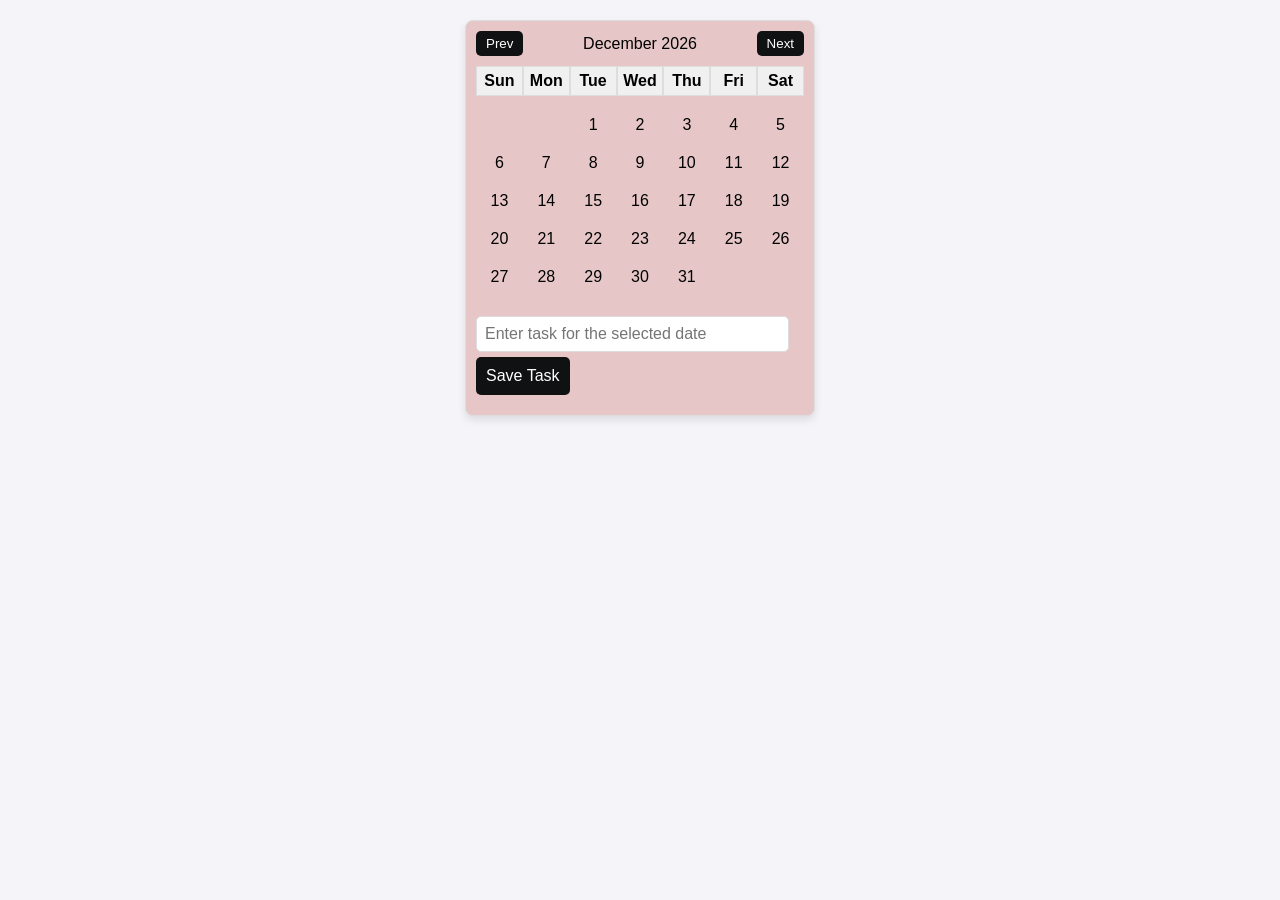
<file: calendar.html>
<!DOCTYPE html>
<html lang="en">
<head>
    <meta charset="UTF-8">
    <meta http-equiv="X-UA-Compatible" content="IE=edge">
    <meta name="viewport" content="width=device-width, initial-scale=1.0">
    <title>Windows Style Calendar with Task Input</title>
    <style>
        body {
            font-family: Arial, sans-serif;
            background-color: #f4f4f9;
            display: flex;
            flex-direction: column;
            align-items: center;
            margin: 0;
            padding: 20px;
        }

        .calendar-container {
            width: 350px;
            border: 1px solid #ddd;
            border-radius: 8px;
            box-shadow: 0 4px 8px rgba(0, 0, 0, 0.1);
            background-color: rgb(230, 198, 198);
            padding: 10px;
            box-sizing: border-box;
        }

        .calendar-header {
            display: flex;
            justify-content: space-between;
            align-items: center;
            margin-bottom: 10px;
        }

        .calendar-header button {
            background-color: #101113;
            color: #fff;
            border: none;
            padding: 5px 10px;
            border-radius: 5px;
            cursor: pointer;
            transition: background-color 0.3s;
        }

        .calendar-header button:hover {
            background-color: #0056b3;
        }

        .calendar-days {
            display: grid;
            grid-template-columns: repeat(7, 1fr);
            text-align: center;
            margin-bottom: 10px;
        }

        .calendar-days div {
            padding: 5px;
            font-weight: bold;
            background-color: #f0f0f0;
            border: 1px solid #ddd;
        }

        .calendar-dates {
            display: grid;
            grid-template-columns: repeat(7, 1fr);
            text-align: center;
        }

        .calendar-dates div {
            padding: 10px;
            cursor: pointer;
            transition: background-color 0.3s;
        }

        .calendar-dates div:hover {
            background-color: #e0e0e0;
        }

        .selected {
            background-color: #007bff;
            color: #fff;
            border-radius: 50%;
        }

        #selectedDate {
            margin-top: 20px;
            font-size: 18px;
        }

        #taskInput {
            margin-top: 10px;
        }

        #taskInput input[type="text"] {
            width: 90%;
            padding: 8px;
            font-size: 16px;
            border: 1px solid #ddd;
            border-radius: 5px;
        }

        #taskInput button {
            margin-top: 5px;
            padding: 10px;
            font-size: 16px;
            cursor: pointer;
            border: none;
            border-radius: 5px;
            background-color: #101113;
            color: #fff;
            transition: background-color 0.3s;
        }

        #taskInput button:hover {
            background-color: #0056b3;
        }

        #tasks {
            margin-top: 10px;
        }

        #tasks div {
            margin: 5px 0;
        }
    </style>
</head>
<body>

    <div class="calendar-container">
        <div class="calendar-header">
            <button id="prevMonth">Prev</button>
            <div id="monthYear"></div>
            <button id="nextMonth">Next</button>
        </div>
        <div class="calendar-days">
            <div>Sun</div>
            <div>Mon</div>
            <div>Tue</div>
            <div>Wed</div>
            <div>Thu</div>
            <div>Fri</div>
            <div>Sat</div>
        </div>
        <div class="calendar-dates" id="dates"></div>
        <div id="selectedDate"></div>
        <div id="taskInput">
            <input type="text" id="taskDescription" placeholder="Enter task for the selected date">
            <button id="saveTask">Save Task</button>
        </div>
        <div id="tasks"></div>
    </div>

    <script>
        const monthYearDisplay = document.getElementById('monthYear');
        const datesContainer = document.getElementById('dates');
        const selectedDateDisplay = document.getElementById('selectedDate');
        const taskInput = document.getElementById('taskInput');
        const taskDescription = document.getElementById('taskDescription');
        const saveTaskButton = document.getElementById('saveTask');
        const tasksContainer = document.getElementById('tasks');

        let currentDate = new Date();
        let selectedDate = null;
        let tasks = {};

        function renderCalendar(date) {
            const year = date.getFullYear();
            const month = date.getMonth();

            // Set month and year display
            monthYearDisplay.textContent = `${date.toLocaleString('default', { month: 'long' })} ${year}`;

            // Get the first day of the month and the number of days in the month
            const firstDay = new Date(year, month, 1);
            const lastDay = new Date(year, month + 1, 0);
            const daysInMonth = lastDay.getDate();

            // Get the starting day of the week for the first day of the month
            const startDay = firstDay.getDay();

            // Clear previous dates
            datesContainer.innerHTML = '';

            // Add empty divs for days before the start of the month
            for (let i = 0; i < startDay; i++) {
                datesContainer.innerHTML += '<div></div>';
            }

            // Add days of the month
            for (let day = 1; day <= daysInMonth; day++) {
                const dateDiv = document.createElement('div');
                dateDiv.textContent = day;
                dateDiv.dataset.date = `${year}-${month + 1}-${day}`;
                dateDiv.addEventListener('click', function() {
                    document.querySelectorAll('.calendar-dates div').forEach(div => div.classList.remove('selected'));
                    dateDiv.classList.add('selected');
                    selectedDate = dateDiv.dataset.date;
                    selectedDateDisplay.textContent = `Selected Date: ${selectedDate}`;
                    displayTasks(selectedDate);
                });
                datesContainer.appendChild(dateDiv);
            }
        }

        function displayTasks(date) {
            tasksContainer.innerHTML = '';
            if (tasks[date]) {
                tasks[date].forEach(task => {
                    const taskDiv = document.createElement('div');
                    taskDiv.textContent = task;
                    tasksContainer.appendChild(taskDiv);
                });
            }
        }

        saveTaskButton.addEventListener('click', function() {
            if (selectedDate && taskDescription.value) {
                if (!tasks[selectedDate]) {
                    tasks[selectedDate] = [];
                }
                tasks[selectedDate].push(taskDescription.value);
                taskDescription.value = '';
                displayTasks(selectedDate);
            } else {
                alert('Please select a date and enter a task.');
            }
        });

        // Event listeners for buttons
        document.getElementById('prevMonth').addEventListener('click', () => {
            currentDate.setMonth(currentDate.getMonth() - 1);
            renderCalendar(currentDate);
        });

        document.getElementById('nextMonth').addEventListener('click', () => {
            currentDate.setMonth(currentDate.getMonth() + 1);
            renderCalendar(currentDate);
        });

        // Initial render
        renderCalendar(currentDate);
    </script>

</body>
</html>
</file>
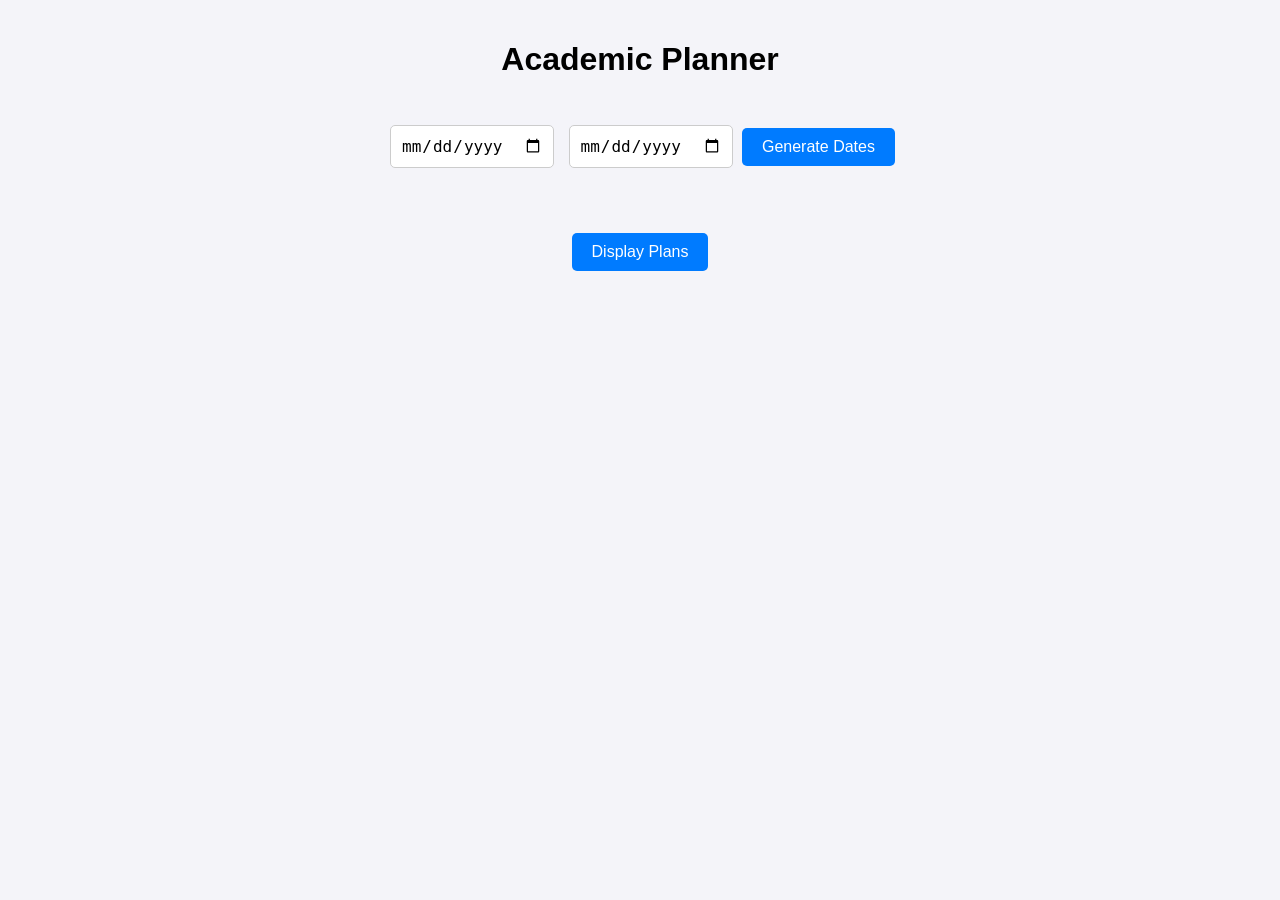
<file: flashcard.html>
<!DOCTYPE html>
<html lang="en">
<head>
    <meta charset="UTF-8">
    <meta http-equiv="X-UA-Compatible" content="IE=edge">
    <meta name="viewport" content="width=device-width, initial-scale=1.0">
    <title>Flashcard Planner</title>
    <style>
        body {
            font-family: Arial, sans-serif;
            background-color: #f4f4f9;
            display: flex;
            flex-direction: column;
            align-items: center;
            margin: 0;
            padding: 20px;
        }

        div {
            margin: 20px 0;
        }

        button {
            padding: 10px 20px;
            font-size: 16px;
            cursor: pointer;
            border: none;
            border-radius: 5px;
            background-color: #007bff;
            color: #fff;
            transition: background-color 0.3s;
        }

        button:hover {
            background-color: #0056b3;
        }

        input[type="date"] {
            padding: 10px;
            font-size: 16px;
            margin: 5px;
            border: 1px solid #ccc;
            border-radius: 5px;
        }

        #flashcardContainer {
            display: flex;
            flex-wrap: wrap;
            justify-content: center;
            text-align: center;
        }

        .flashcard {
            width: 200px;
            height: 150px;
            border: 1px solid #ddd;
            border-radius: 8px;
            box-shadow: 0 4px 8px rgba(0, 0, 0, 0.1);
            background-color: #fff;
            padding: 10px;
            box-sizing: border-box;
            display: flex;
            align-items: center;
            justify-content: center;
            text-align: center;
            position: relative;
        }

        .flashcard .date {
            font-weight: bold;
            margin-bottom: 10px;
        }

        .flashcard .plan {
            font-size: 14px;
        }
    </style>
<!DOCTYPE html>
<html lang="en">
<head>
    <meta charset="UTF-8">
    <meta http-equiv="X-UA-Compatible" content="IE=edge">
    <meta name="viewport" content="width=device-width, initial-scale=1.0">
    <title>Flashcard Planner</title>
    <style>
        body {
            font-family: Arial, sans-serif;
            background-color: #f4f4f9;
            display: flex;
            flex-direction: column;
            align-items: center;
            margin: 0;
            padding: 20px;
        }

        div {
            margin: 20px 0;
        }

        button {
            padding: 10px 20px;
            font-size: 16px;
            cursor: pointer;
            border: none;
            border-radius: 5px;
            background-color: #007bff;
            color: #fff;
            transition: background-color 0.3s;
        }

        button:hover {
            background-color: #0056b3;
        }

        input[type="date"] {
            padding: 10px;
            font-size: 16px;
            margin: 5px;
            border: 1px solid #ccc;
            border-radius: 5px;
        }

        #flashcardContainer {
            display: flex;
            flex-wrap: wrap;
            justify-content: center;
            text-align: center;
        }

        .flashcard {
            width: 200px;
            height: 150px;
            border: 1px solid #ddd;
            border-radius: 8px;
            box-shadow: 0 4px 8px rgba(0, 0, 0, 0.1);
            background-color: #fff;
            padding: 10px;
            box-sizing: border-box;
            display: flex;
            align-items: center;
            justify-content: center;
            text-align: center;
            position: relative;
        }

        .flashcard .date {
            font-weight: bold;
            margin-bottom: 10px;
        }

        .flashcard .plan {
            font-size: 14px;
        }

        .plan-input {
            margin-top: 10px;
        }

        .plan-input textarea {
            width: 100%;
            padding: 10px;
            font-size: 16px;
            border: 1px solid #ccc;
            border-radius: 5px;
            box-sizing: border-box;
        }

        .plan-input div {
            margin: 5px 0;
        }

        .plan-entry {
            margin-top: 10px;
        }
    </style>
</head>
<body>

    <h1>Academic Planner</h1>
    <div>
        <input type="date" id="startDate" placeholder="Start Date">
        <input type="date" id="endDate" placeholder="End Date">
        <button id="generateDates">Generate Dates</button>
    </div>
    <div id="dateInputs"></div>
    <button id="displayPlans">Display Plans</button>
    <div id="flashcardContainer"></div>
    
<script>
    let calendar = [];

    document.getElementById('generateDates').addEventListener('click', function() {
        const startDate = new Date(document.getElementById('startDate').value);
        const endDate = new Date(document.getElementById('endDate').value);
        const dateInputs = document.getElementById('dateInputs');

        if (isNaN(startDate.getTime()) || isNaN(endDate.getTime()) || startDate > endDate) {
            dateInputs.innerHTML = '<div>Please enter a valid date range.</div>';
            return;
        }

        calendar = generateAcademicCalendar(startDate, endDate);

        dateInputs.innerHTML = '';
        calendar.forEach((date, index) => {
            dateInputs.innerHTML += `
                <div class="plan-entry">
                    <label for="plan${index}">${date.toDateString()}:</label>
                    <textarea id="plan${index}" placeholder="Enter plan for ${date.toDateString()}"></textarea>
                </div>
            `;
        });
    });

    document.getElementById('displayPlans').addEventListener('click', function() {
        const flashcardContainer = document.getElementById('flashcardContainer');
        flashcardContainer.innerHTML = '';

        calendar.forEach((date, index) => {
            const plan = document.getElementById(`plan${index}`).value || "No specific plan for this day.";
            flashcardContainer.innerHTML += `
                <div class="flashcard">
                    <div class="date">${date.toDateString()}</div>
                    <div class="plan">${plan}</div>
                </div>
            `;
        });
    });

    function generateAcademicCalendar(startDate, endDate) {
        let calendar = [];
        let currentDate = startDate;
        const holidays = ["2024-12-25", "2025-01-01"];
        const studyDays = ["Monday", "Tuesday", "Wednesday", "Thursday", "Friday"];

        while (currentDate <= endDate) {
            let dayOfWeek = currentDate.toLocaleString('en-US', { weekday: 'long' });
            let dateString = currentDate.toISOString().split('T')[0];

            if (studyDays.includes(dayOfWeek) && !holidays.includes(dateString)) {
                calendar.push(new Date(currentDate));
            }
            currentDate.setDate(currentDate.getDate() + 1);
        }

        return calendar;
    }
</script>
</body>
</html>

</body>
</html>
</file>
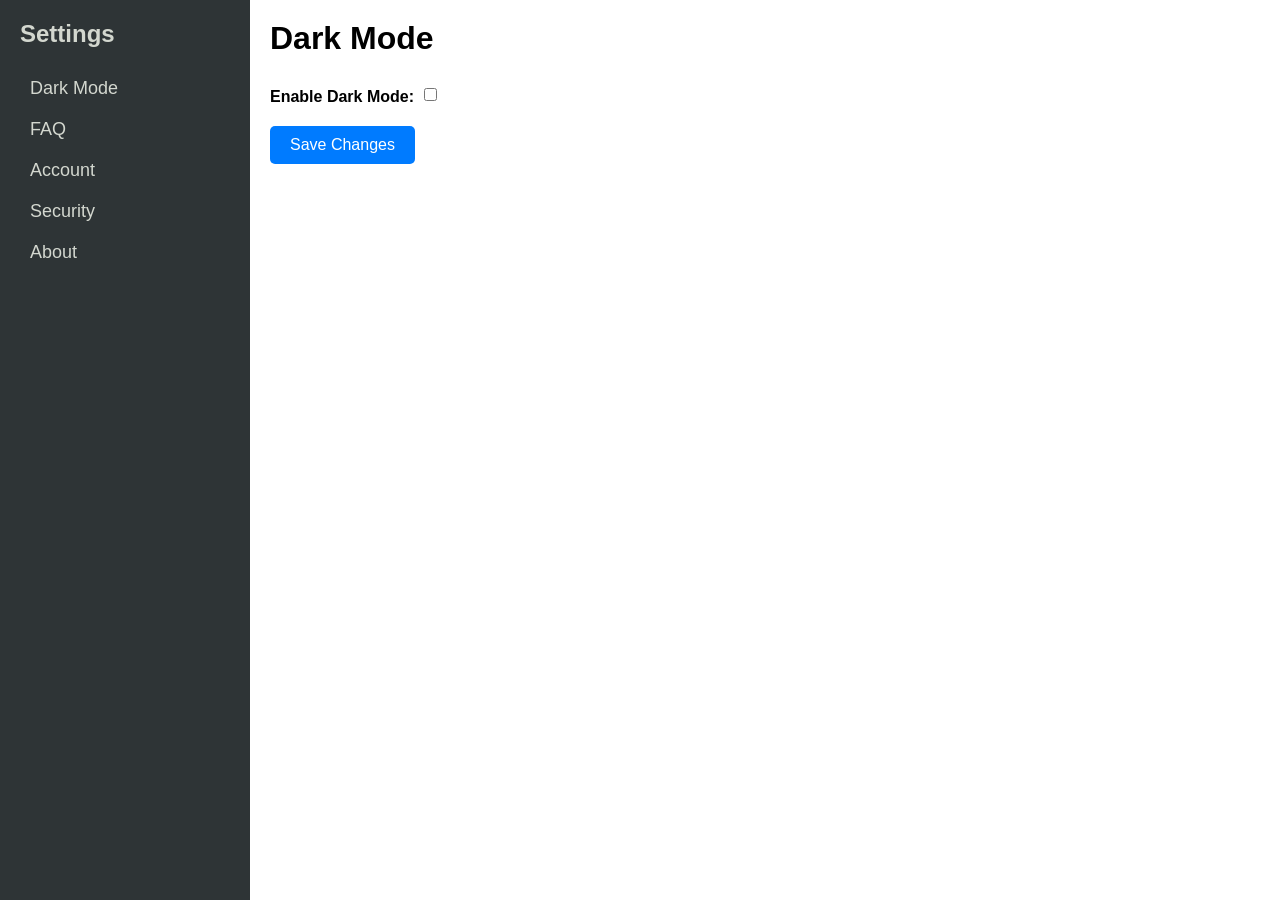
<file: settings.html>
<!DOCTYPE html>
<html lang="en">
<head>
    <meta charset="UTF-8">
    <meta http-equiv="X-UA-Compatible" content="IE=edge">
    <meta name="viewport" content="width=device-width, initial-scale=1.0">
    <title>Settings Menu</title>
    <style>
        body {
            font-family: Arial, sans-serif;
            background-color: #f4f4f9;
            margin: 0;
            display: flex;
            height: 100vh;
            overflow: hidden;
        }

        .settings-container {
            display: flex;
            width: 100%;
            height: 100%;
        }

        .sidebar {
            width: 250px;
            background-color: #2e3436;
            color: #d3d7cf;
            padding: 20px;
            box-sizing: border-box;
            overflow-y: auto;
            display: flex;
            flex-direction: column;
        }

        .sidebar h2 {
            margin-top: 0;
        }

        .sidebar button {
            background: none;
            border: none;
            color: #d3d7cf;
            font-size: 18px;
            text-align: left;
            padding: 10px;
            cursor: pointer;
            transition: background-color 0.2s;
        }

        .sidebar button:hover {
            background-color: #4e5b60;
        }

        .content {
            flex: 1;
            background-color: #ffffff;
            padding: 20px;
            box-sizing: border-box;
            overflow-y: auto;
        }

        .content h1 {
            margin-top: 0;
        }

        .section {
            margin-bottom: 20px;
        }

        .section h3 {
            border-bottom: 2px solid #2e3436;
            padding-bottom: 5px;
        }

        .section input[type="text"],
        .section input[type="password"],
        .section input[type="number"],
        .section select,
        .section textarea {
            width: 100%;
            padding: 10px;
            font-size: 16px;
            margin-top: 5px;
            border: 1px solid #ccc;
            border-radius: 5px;
        }

        .section label {
            font-weight: bold;
            display: block;
            margin: 10px 0 5px;
        }

        .section .toggle {
            display: flex;
            align-items: center;
            margin-bottom: 15px;
        }

        .section .toggle input {
            margin-left: 10px;
        }

        button.save-button {
            padding: 10px 20px;
            font-size: 16px;
            cursor: pointer;
            border: none;
            border-radius: 5px;
            background-color: #007bff;
            color: #fff;
            transition: background-color 0.3s;
        }

        button.save-button:hover {
            background-color: #0056b3;
        }

        .faq-item {
            margin-bottom: 10px;
        }

        .faq-item h4 {
            margin: 0;
            cursor: pointer;
        }

        .faq-item p {
            display: none;
            margin: 5px 0 0;
        }

        .faq-item.active p {
            display: block;
        }
    </style>
</head>
<body>

    <div class="settings-container">
        <div class="sidebar">
            <h2>Settings</h2>
            <button onclick="showSection('darkMode')">Dark Mode</button>
            <button onclick="showSection('faq')">FAQ</button>
            <button onclick="showSection('account')">Account</button>
            <button onclick="showSection('security')">Security</button>
            <button onclick="showSection('about')">About</button>
        </div>
        <div class="content">
            <div id="darkMode" class="section">
                <h1>Dark Mode</h1>
                <div class="toggle">
                    <label for="darkModeSwitch">Enable Dark Mode:</label>
                    <input type="checkbox" id="darkModeSwitch">
                </div>
                <button class="save-button">Save Changes</button>
            </div>

            <div id="faq" class="section" style="display: none;">
                <h1>FAQ</h1>
                <div class="faq-item">
                    <h4 onclick="toggleFAQ(this)">What is this application?</h4>
                    <p>This application helps you manage your settings effectively.</p>
                </div>
                <div class="faq-item">
                    <h4 onclick="toggleFAQ(this)">How do I reset my password?</h4>
                    <p>You can reset your password from the Security settings.</p>
                </div>
                <button class="save-button">Close</button>
            </div>

            <div id="account" class="section" style="display: none;">
                <h1>Account Settings</h1>
                <label for="username">Username:</label>
                <input type="text" id="username" placeholder="Enter your username">
                
                <label for="email">Email:</label>
                <input type="text" id="email" placeholder="Enter your email address">
                
                <button class="save-button">Save Changes</button>
            </div>

            <div id="security" class="section" style="display: none;">
                <h1>Security Settings</h1>
                <label for="password">Change Password:</label>
                <input type="password" id="password" placeholder="Enter new password">
                
                <label for="twoFactor">Two-Factor Authentication:</label>
                <select id="twoFactor">
                    <option value="enabled">Enabled</option>
                    <option value="disabled">Disabled</option>
                </select>
                
                <button class="save-button">Save Changes</button>
            </div>

            <div id="about" class="section" style="display: none;">
                <h1>About</h1>
                <p>This is a sample settings UI with various options and settings categories.</p>
                
                <button class="save-button">Close</button>
            </div>
        </div>
    </div>

    <script>
        function showSection(sectionId) {
            document.querySelectorAll('.content .section').forEach(section => {
                section.style.display = 'none';
            });
            document.getElementById(sectionId).style.display = 'block';
        }

        function toggleFAQ(element) {
            const faqItem = element.parentElement;
            faqItem.classList.toggle('active');
        }

        // Initially show the 'darkMode' section
        showSection('darkMode');
    </script>

</body>
</html>
</file>
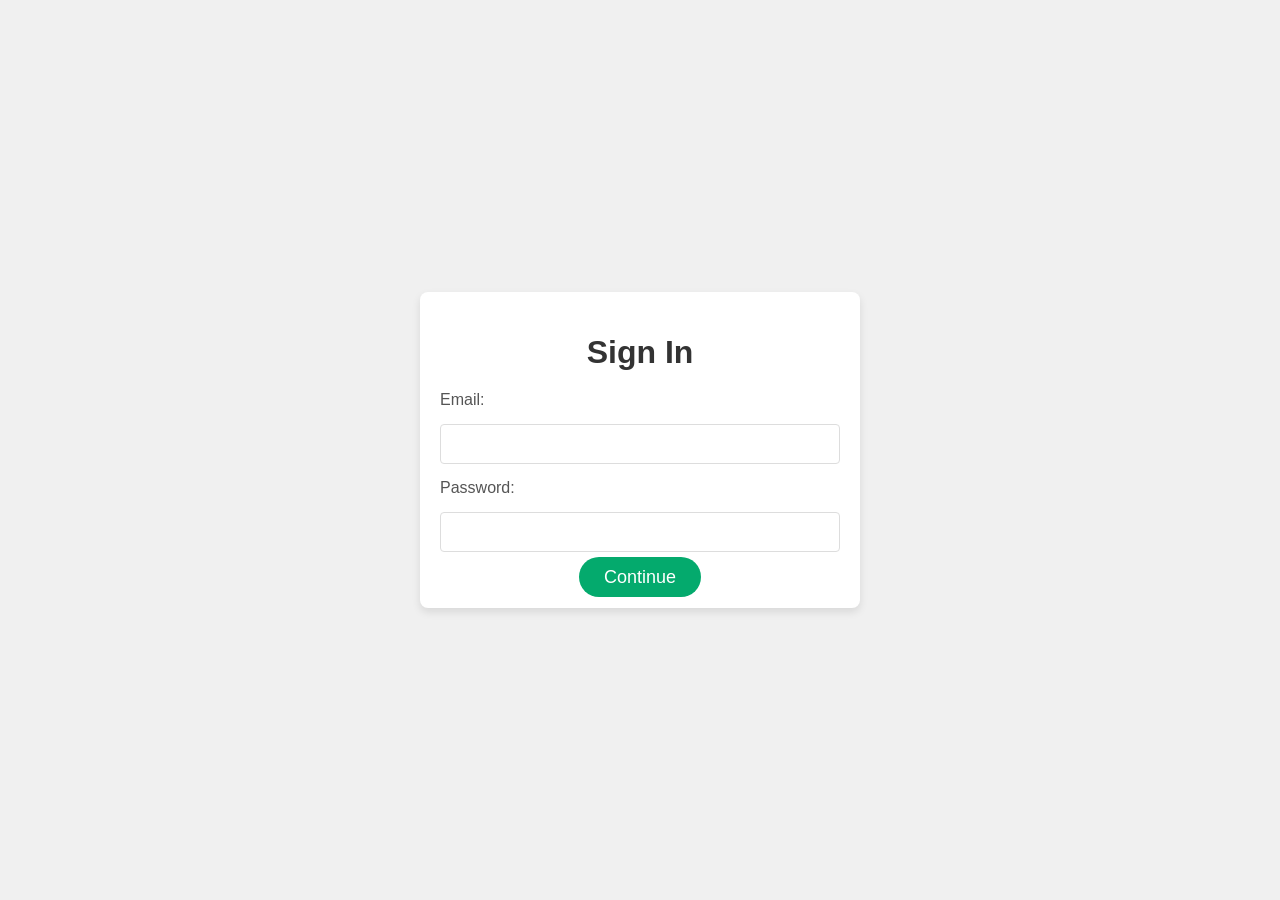
<file: signin.html>
<!DOCTYPE html>
<html lang="en">
<head>
    <meta charset="UTF-8">
    <meta name="viewport" content="width=device-width, initial-scale=1.0">
    <title>Sign In</title>
</head>
<style>
    body {
    display: flex;
    justify-content: center;
    align-items: center;
    height: 100vh;
    margin: 0;
    background-color: #f0f0f0;
    font-family: Arial, sans-serif;
}

.form-container {
    background: #fff;
    padding: 20px;
    border-radius: 8px;
    box-shadow: 0 4px 8px rgba(0, 0, 0, 0.1);
    width: 100%;
    max-width: 400px;
    text-align: center;
}

.title {
    font-size: 2em;
    margin-bottom: 20px;
    color: #333;
}

.signin-form {
    display: flex;
    flex-direction: column;
    gap: 15px;
}

.signin-form label {
    text-align: left;
    font-size: 1em;
    color: #555;
}

.signin-form input {
    padding: 10px;
    font-size: 1em;
    border: 1px solid #ddd;
    border-radius: 4px;
}

.signin-form button {
    padding: 10px;
    font-size: 1em;
    color: #fff;
    background-color: #007bff;
    border: none;
    border-radius: 4px;
    cursor: pointer;
}

.signin-form button:hover {
    background-color: #0056b3;
}

@media (max-width: 600px) {
    .form-container {
        padding: 15px;
    }

    .title {
        font-size: 1.5em;
    }
}

.continue a {
    background-color: #04AA6D;
  border: none;
  color: white;
  padding: 10px 25px;
  text-align: center;
  text-decoration: none;
  font-size: 18px;
  border-radius: 35px;
}
</style>
<body>
    
    <div class="form-container">
        <h1 class="title">Sign In</h1>
        <form class="signin-form">
            <label for="email">Email:</label>
            <input type="email" id="email" name="email" required>

            <label for="password">Password:</label>
            <input type="password" id="password" name="password" required>
<div class="continue">
            <a href="./Classui.html">Continue</a>
        </div>
        </form>
    </div>
</body>
</html>
</file>
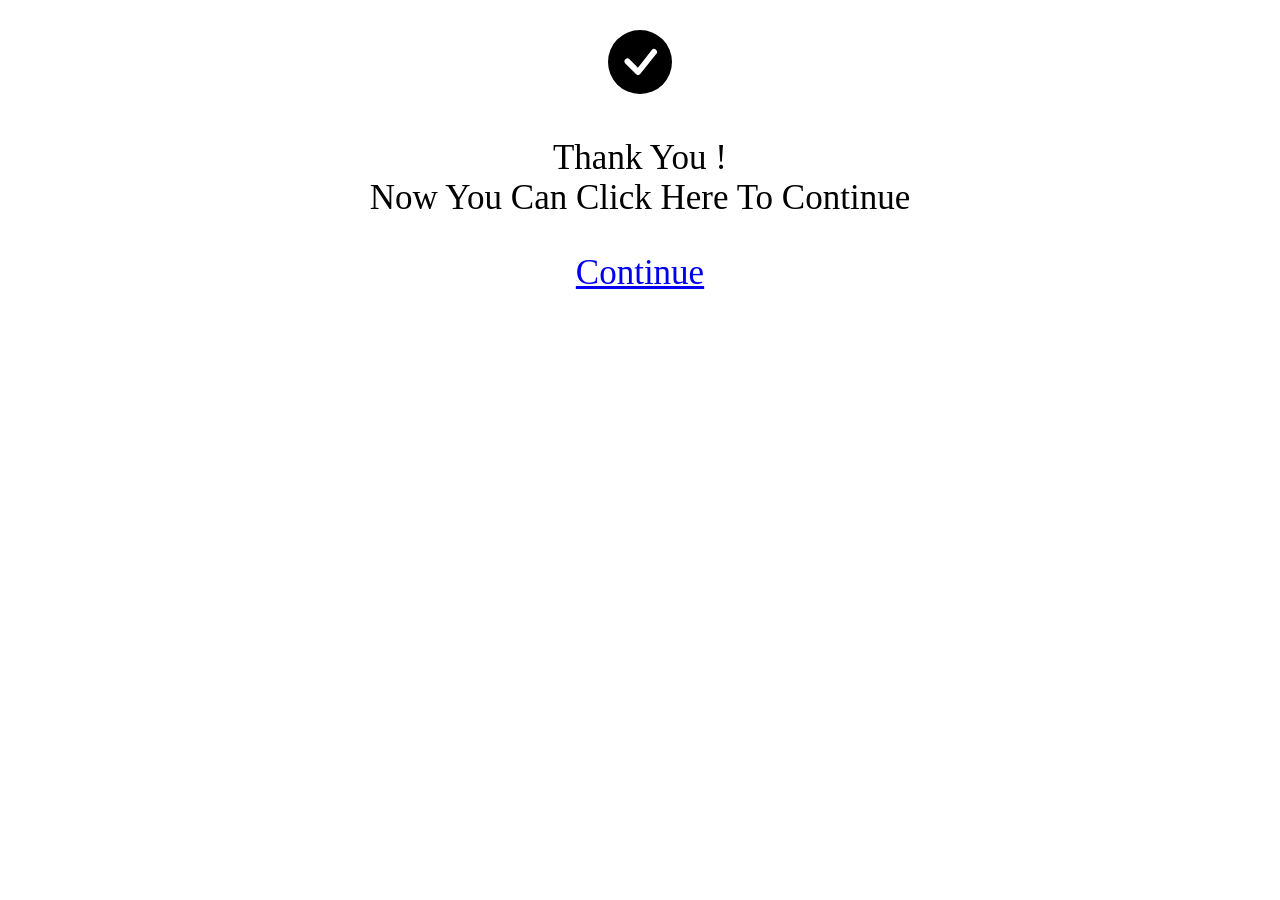
<file: Thank You.html>
<!DOCTYPE html>
<html lang="en">
<head>
    <meta charset="UTF-8">
    <meta http-equiv="X-UA-Compatible" content="IE=edge">
    <meta name="viewport" content="width=device-width, initial-scale=1.0">
    <title>Thank You !</title>

   
</head>

<style>
.container1 {
    text-align: center;
    margin-top: 30px;
    padding-right: auto;
    font-size: 35px;

}    

.container1 p  a{
 text-align: center;
 font-family: 'Gill Sans', 'Gill Sans MT', Calibri, 'Trebuchet MS', sans-serif;
}
</style>
<body>
    
    <div class="container1">
    <svg xmlns="http://www.w3.org/2000/svg" width="64" height="64" fill="currentColor" class="bi bi-check-circle-fill" viewBox="0 0 16 16">
        <path d="M16 8A8 8 0 1 1 0 8a8 8 0 0 1 16 0m-3.97-3.03a.75.75 0 0 0-1.08.022L7.477 9.417 5.384 7.323a.75.75 0 0 0-1.06 1.06L6.97 11.03a.75.75 0 0 0 1.079-.02l3.992-4.99a.75.75 0 0 0-.01-1.05z"/>
      </svg>
      <p>Thank You !<br> Now You Can Click Here To Continue</p>
      <a href="./signin.html">Continue</a>
    </div>
  
</body>
</html>
</file>
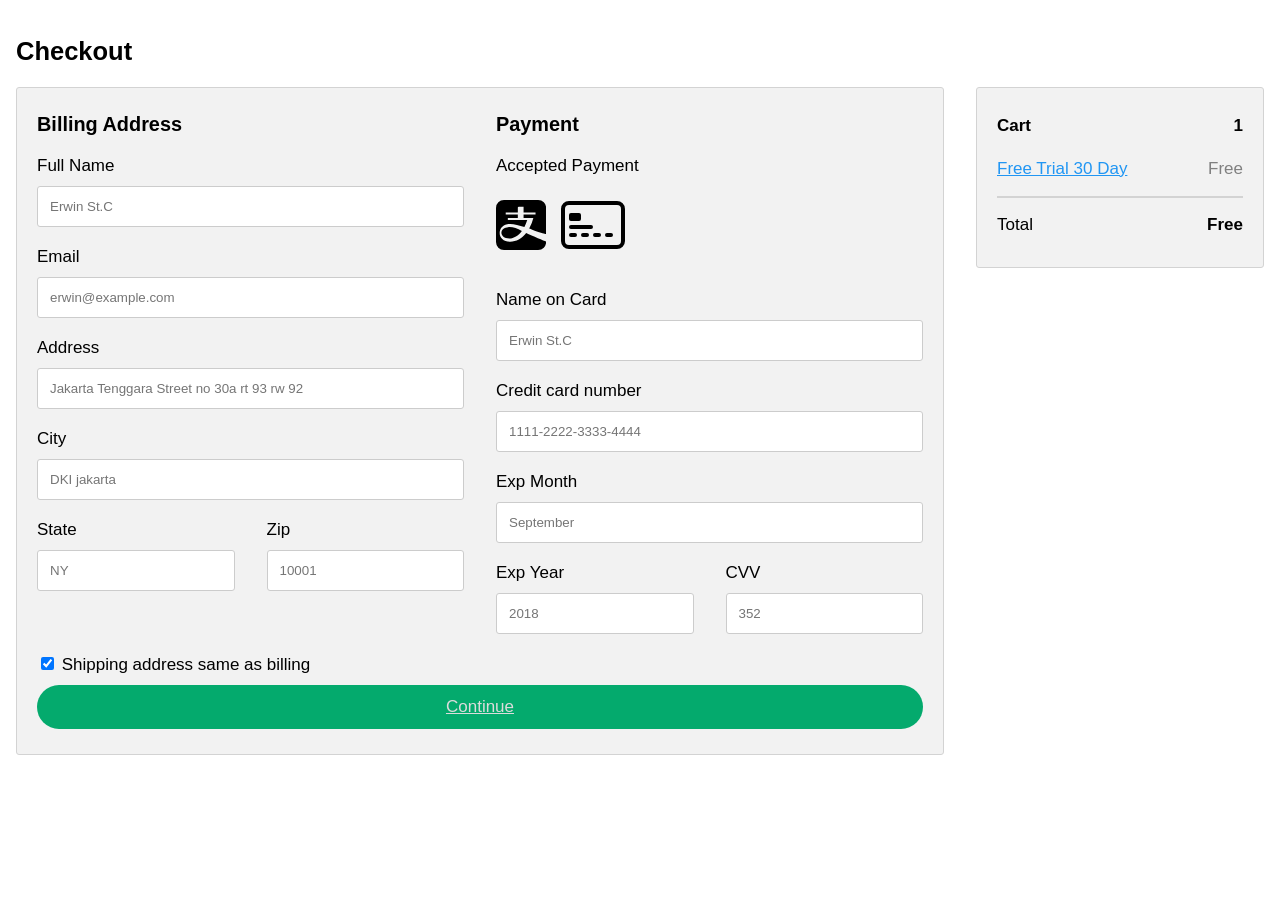
<file: UI after payment.html>
<!DOCTYPE html>
<html lang="en">
<head>
    <meta charset="UTF-8">
    <meta http-equiv="X-UA-Compatible" content="IE=edge">
    <meta name="viewport" content="width=device-width, initial-scale=1.0">
    <title>Document</title>
    <style>
      body {
  font-family: Arial;
  font-size: 17px;
  padding: 8px;
}

* {
  box-sizing: border-box;
}

.row {
  display: -ms-flexbox; /* IE10 */
  display: flex;
  -ms-flex-wrap: wrap; /* IE10 */
  flex-wrap: wrap;
  margin: 0 -16px;
}

.col-25 {
  -ms-flex: 25%; /* IE10 */
  flex: 25%;
}

.col-50 {
  -ms-flex: 50%; /* IE10 */
  flex: 50%;
}

.col-75 {
  -ms-flex: 75%; /* IE10 */
  flex: 75%;
}

.col-25,
.col-50,
.col-75 {
  padding: 0 16px;
}

.container {
  background-color: #f2f2f2;
  padding: 5px 20px 15px 20px;
  border: 1px solid lightgrey;
  border-radius: 3px;
}

input[type=text] {
  width: 100%;
  margin-bottom: 20px;
  padding: 12px;
  border: 1px solid #ccc;
  border-radius: 3px;
}

label {
  margin-bottom: 10px;
  display: block;
}

.icon-container {
  margin-bottom: 20px;
  padding: 7px 0;
  font-size: 24px;
}

.btn {
  background-color: #04AA6D;
  color: white;
  padding: 12px;
  margin: 10px 0;
  border: none;
  width: 100%;
  border-radius: 3px;
  cursor: pointer;
  font-size: 17px;
  text-align: center;
  color: red;
  border-radius: 35px;
}

.btn a {
  color: gainsboro;
}




.btn:hover {
  background-color: #45a049;
}

a {
  color: #2196F3;
}

hr {
  border: 1px solid lightgrey;
}

span.price {
  float: right;
  color: grey;
}


@media (max-width: 800px) {
  .row {
    flex-direction: column-reverse;
  }
  .col-25 {
    margin-bottom: 20px;
  }
}
        </style>
</head>
<body>

    <h2>Checkout</h2>
    <div class="row">
      <div class="col-75">
        <div class="container">
          <form action="/action_page.php">
          
            <div class="row">
              <div class="col-50">
                <h3>Billing Address</h3>
                <label for="fname"><i class="fa fa-user"></i> Full Name</label>
                <input type="text" id="fname" name="firstname" placeholder="Erwin St.C">
                <label for="email"><i class="fa fa-envelope"></i> Email</label>
                <input type="text" id="email" name="email" placeholder="erwin@example.com">
                <label for="adr"><i class="fa fa-address-card-o"></i> Address</label>
                <input type="text" id="adr" name="address" placeholder="Jakarta Tenggara Street no 30a rt 93 rw 92">
                <label for="city"><i class="fa fa-institution"></i> City</label>
                <input type="text" id="city" name="city" placeholder="DKI jakarta">
    
                <div class="row">
                  <div class="col-50">
                    <label for="state">State</label>
                    <input type="text" id="state" name="state" placeholder="NY">
                  </div>
                  <div class="col-50">
                    <label for="zip">Zip</label>
                    <input type="text" id="zip" name="zip" placeholder="10001">
                  </div>
                </div>
              </div>
    
              <div class="col-50">
                <h3>Payment</h3>
                <label for="fname">Accepted Payment</label>
                <div class="icon-container">
                    <svg xmlns="http://www.w3.org/2000/svg" width="50" height="64" fill="currentColor" class="bi bi-alipay" viewBox="0 0 16 16">
                        <path d="M2.541 0H13.5a2.55 2.55 0 0 1 2.54 2.563v8.297c-.006 0-.531-.046-2.978-.813-.412-.14-.916-.327-1.479-.536q-.456-.17-.957-.353a13 13 0 0 0 1.325-3.373H8.822V4.649h3.831v-.634h-3.83V2.121H7.26c-.274 0-.274.273-.274.273v1.621H3.11v.634h3.875v1.136h-3.2v.634H9.99c-.227.789-.532 1.53-.894 2.202-2.013-.67-4.161-1.212-5.51-.878-.864.214-1.42.597-1.746.998-1.499 1.84-.424 4.633 2.741 4.633 1.872 0 3.675-1.053 5.072-2.787 2.08 1.008 6.37 2.738 6.387 2.745v.105A2.55 2.55 0 0 1 13.5 16H2.541A2.55 2.55 0 0 1 0 13.437V2.563A2.55 2.55 0 0 1 2.541 0"/>
                        <path d="M2.309 9.27c-1.22 1.073-.49 3.034 1.978 3.034 1.434 0 2.868-.925 3.994-2.406-1.602-.789-2.959-1.353-4.425-1.207-.397.04-1.14.217-1.547.58Z"/>
                      </svg>
                      <svg xmlns="http://www.w3.org/2000/svg" width="80" height="64" fill="currentColor" class="bi bi-credit-card-2-front" viewBox="0 0 16 16">
                        <path d="M14 3a1 1 0 0 1 1 1v8a1 1 0 0 1-1 1H2a1 1 0 0 1-1-1V4a1 1 0 0 1 1-1zM2 2a2 2 0 0 0-2 2v8a2 2 0 0 0 2 2h12a2 2 0 0 0 2-2V4a2 2 0 0 0-2-2z"/>
                        <path d="M2 5.5a.5.5 0 0 1 .5-.5h2a.5.5 0 0 1 .5.5v1a.5.5 0 0 1-.5.5h-2a.5.5 0 0 1-.5-.5zm0 3a.5.5 0 0 1 .5-.5h5a.5.5 0 0 1 0 1h-5a.5.5 0 0 1-.5-.5m0 2a.5.5 0 0 1 .5-.5h1a.5.5 0 0 1 0 1h-1a.5.5 0 0 1-.5-.5m3 0a.5.5 0 0 1 .5-.5h1a.5.5 0 0 1 0 1h-1a.5.5 0 0 1-.5-.5m3 0a.5.5 0 0 1 .5-.5h1a.5.5 0 0 1 0 1h-1a.5.5 0 0 1-.5-.5m3 0a.5.5 0 0 1 .5-.5h1a.5.5 0 0 1 0 1h-1a.5.5 0 0 1-.5-.5"/>
                      </svg>
                  <i class="fa fa-cc-mastercard" style="color:red;"></i>
                  <i class="fa fa-cc-discover" style="color:orange;"></i>
                </div>
                <label for="cname">Name on Card</label>
                <input type="text" id="cname" name="cardname" placeholder="Erwin St.C">
                <label for="ccnum">Credit card number</label>
                <input type="text" id="ccnum" name="cardnumber" placeholder="1111-2222-3333-4444">
                <label for="expmonth">Exp Month</label>
                <input type="text" id="expmonth" name="expmonth" placeholder="September">
                <div class="row">
                  <div class="col-50">
                    <label for="expyear">Exp Year</label>
                    <input type="text" id="expyear" name="expyear" placeholder="2018">
                  </div>
                  <div class="col-50">
                    <label for="cvv">CVV</label>
                    <input type="text" id="cvv" name="cvv" placeholder="352">
                  </div>
                </div>
              </div>
              
            </div>
            <label>
              <input type="checkbox" checked="checked" name="sameadr"> Shipping address same as billing
            </label>
            <div class="btn">
          <a href="./Thank You.html">Continue</a>
        </div>
          </form>
        </div>
      </div>
      <div class="col-25">
        <div class="container">
          <h4>Cart <span class="price" style="color:black"><i class="fa fa-shopping-cart"></i> <b>1</b></span></h4>
          <p><a href="./index.html">Free Trial 30 Day</a> <span class="price">Free</span></p>
          <hr>
          <p>Total <span class="price" style="color:black"><b>Free</b></span></p>
        </div>
      </div>
    </div>
    
</body>
</html>
</file>
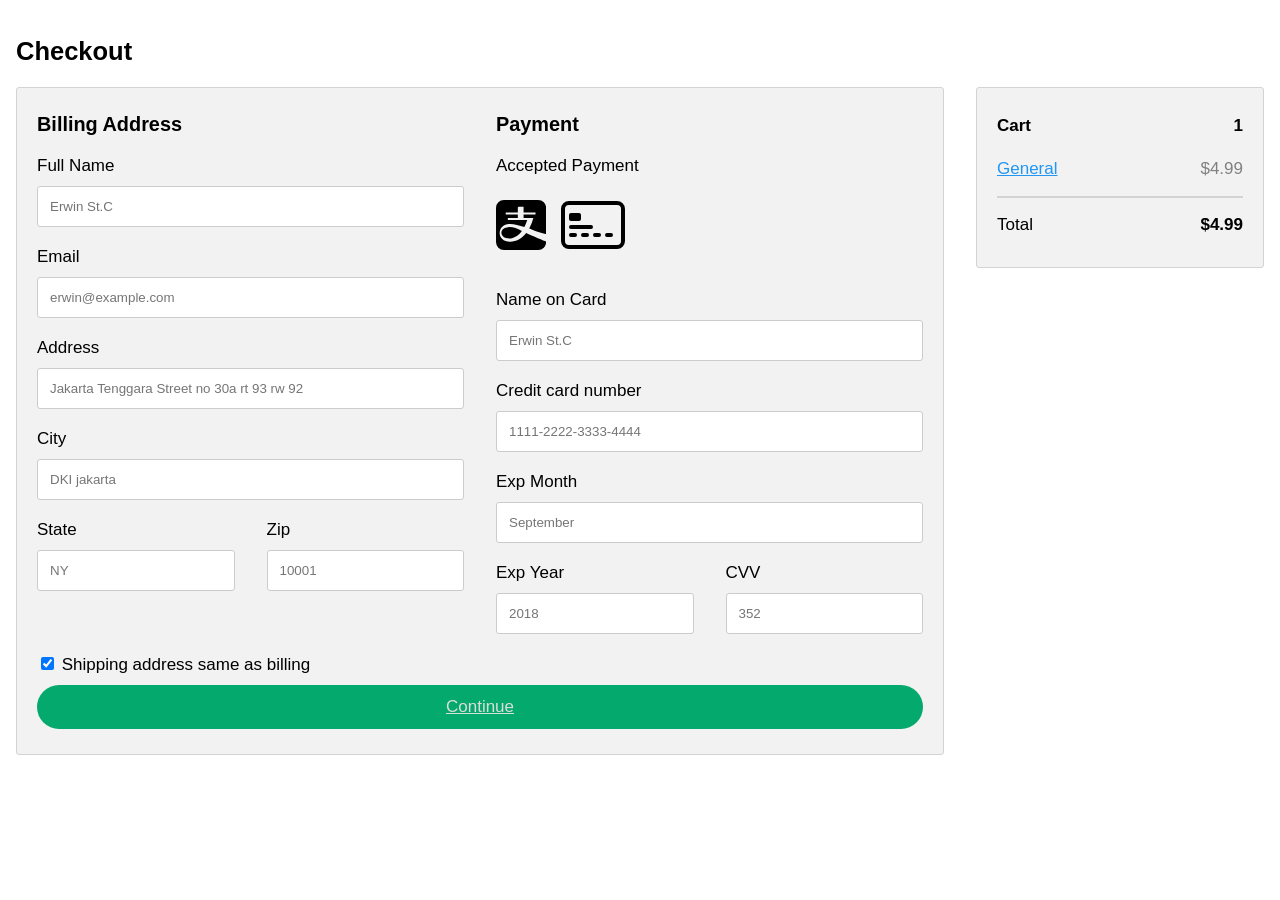
<file: UI after payment2.html>
<!DOCTYPE html>
<html lang="en">
<head>
    <meta charset="UTF-8">
    <meta http-equiv="X-UA-Compatible" content="IE=edge">
    <meta name="viewport" content="width=device-width, initial-scale=1.0">
    <title>Document</title>
    <style>
      body {
  font-family: Arial;
  font-size: 17px;
  padding: 8px;
}

* {
  box-sizing: border-box;
}

.row {
  display: -ms-flexbox; /* IE10 */
  display: flex;
  -ms-flex-wrap: wrap; /* IE10 */
  flex-wrap: wrap;
  margin: 0 -16px;
}

.col-25 {
  -ms-flex: 25%; /* IE10 */
  flex: 25%;
}

.col-50 {
  -ms-flex: 50%; /* IE10 */
  flex: 50%;
}

.col-75 {
  -ms-flex: 75%; /* IE10 */
  flex: 75%;
}

.col-25,
.col-50,
.col-75 {
  padding: 0 16px;
}

.container {
  background-color: #f2f2f2;
  padding: 5px 20px 15px 20px;
  border: 1px solid lightgrey;
  border-radius: 3px;
}

input[type=text] {
  width: 100%;
  margin-bottom: 20px;
  padding: 12px;
  border: 1px solid #ccc;
  border-radius: 3px;
}

label {
  margin-bottom: 10px;
  display: block;
}

.icon-container {
  margin-bottom: 20px;
  padding: 7px 0;
  font-size: 24px;
}

.btn {
  background-color: #04AA6D;
  color: white;
  padding: 12px;
  margin: 10px 0;
  border: none;
  width: 100%;
  border-radius: 3px;
  cursor: pointer;
  font-size: 17px;
  text-align: center;
  color: red;
  border-radius: 35px;
}

.btn a {
  color: gainsboro;
}

.btn:hover {
  background-color: #45a049;
}

a {
  color: #2196F3;
}

hr {
  border: 1px solid lightgrey;
}

span.price {
  float: right;
  color: grey;
}


@media (max-width: 800px) {
  .row {
    flex-direction: column-reverse;
  }
  .col-25 {
    margin-bottom: 20px;
  }
}
        </style>
</head>
<body>

    <h2>Checkout</h2>
  
    <div class="row">
      <div class="col-75">
        <div class="container">
          <form action="/action_page.php">
          
            <div class="row">
              <div class="col-50">
                <h3>Billing Address</h3>
                <label for="fname"><i class="fa fa-user"></i> Full Name</label>
                <input type="text" id="fname" name="firstname" placeholder="Erwin St.C">
                <label for="email"><i class="fa fa-envelope"></i> Email</label>
                <input type="text" id="email" name="email" placeholder="erwin@example.com">
                <label for="adr"><i class="fa fa-address-card-o"></i> Address</label>
                <input type="text" id="adr" name="address" placeholder="Jakarta Tenggara Street no 30a rt 93 rw 92">
                <label for="city"><i class="fa fa-institution"></i> City</label>
                <input type="text" id="city" name="city" placeholder="DKI jakarta">
    
                <div class="row">
                  <div class="col-50">
                    <label for="state">State</label>
                    <input type="text" id="state" name="state" placeholder="NY">
                  </div>
                  <div class="col-50">
                    <label for="zip">Zip</label>
                    <input type="text" id="zip" name="zip" placeholder="10001">
                  </div>
                </div>
              </div>
    
              <div class="col-50">
                <h3>Payment</h3>
                <label for="fname">Accepted Payment</label>
                <div class="icon-container">
                    <svg xmlns="http://www.w3.org/2000/svg" width="50" height="64" fill="currentColor" class="bi bi-alipay" viewBox="0 0 16 16">
                        <path d="M2.541 0H13.5a2.55 2.55 0 0 1 2.54 2.563v8.297c-.006 0-.531-.046-2.978-.813-.412-.14-.916-.327-1.479-.536q-.456-.17-.957-.353a13 13 0 0 0 1.325-3.373H8.822V4.649h3.831v-.634h-3.83V2.121H7.26c-.274 0-.274.273-.274.273v1.621H3.11v.634h3.875v1.136h-3.2v.634H9.99c-.227.789-.532 1.53-.894 2.202-2.013-.67-4.161-1.212-5.51-.878-.864.214-1.42.597-1.746.998-1.499 1.84-.424 4.633 2.741 4.633 1.872 0 3.675-1.053 5.072-2.787 2.08 1.008 6.37 2.738 6.387 2.745v.105A2.55 2.55 0 0 1 13.5 16H2.541A2.55 2.55 0 0 1 0 13.437V2.563A2.55 2.55 0 0 1 2.541 0"/>
                        <path d="M2.309 9.27c-1.22 1.073-.49 3.034 1.978 3.034 1.434 0 2.868-.925 3.994-2.406-1.602-.789-2.959-1.353-4.425-1.207-.397.04-1.14.217-1.547.58Z"/>
                      </svg>
                      <svg xmlns="http://www.w3.org/2000/svg" width="80" height="64" fill="currentColor" class="bi bi-credit-card-2-front" viewBox="0 0 16 16">
                        <path d="M14 3a1 1 0 0 1 1 1v8a1 1 0 0 1-1 1H2a1 1 0 0 1-1-1V4a1 1 0 0 1 1-1zM2 2a2 2 0 0 0-2 2v8a2 2 0 0 0 2 2h12a2 2 0 0 0 2-2V4a2 2 0 0 0-2-2z"/>
                        <path d="M2 5.5a.5.5 0 0 1 .5-.5h2a.5.5 0 0 1 .5.5v1a.5.5 0 0 1-.5.5h-2a.5.5 0 0 1-.5-.5zm0 3a.5.5 0 0 1 .5-.5h5a.5.5 0 0 1 0 1h-5a.5.5 0 0 1-.5-.5m0 2a.5.5 0 0 1 .5-.5h1a.5.5 0 0 1 0 1h-1a.5.5 0 0 1-.5-.5m3 0a.5.5 0 0 1 .5-.5h1a.5.5 0 0 1 0 1h-1a.5.5 0 0 1-.5-.5m3 0a.5.5 0 0 1 .5-.5h1a.5.5 0 0 1 0 1h-1a.5.5 0 0 1-.5-.5m3 0a.5.5 0 0 1 .5-.5h1a.5.5 0 0 1 0 1h-1a.5.5 0 0 1-.5-.5"/>
                      </svg>
                  <i class="fa fa-cc-mastercard" style="color:red;"></i>
                  <i class="fa fa-cc-discover" style="color:orange;"></i>
                </div>
                <label for="cname">Name on Card</label>
                <input type="text" id="cname" name="cardname" placeholder="Erwin St.C">
                <label for="ccnum">Credit card number</label>
                <input type="text" id="ccnum" name="cardnumber" placeholder="1111-2222-3333-4444">
                <label for="expmonth">Exp Month</label>
                <input type="text" id="expmonth" name="expmonth" placeholder="September">
                <div class="row">
                  <div class="col-50">
                    <label for="expyear">Exp Year</label>
                    <input type="text" id="expyear" name="expyear" placeholder="2018">
                  </div>
                  <div class="col-50">
                    <label for="cvv">CVV</label>
                    <input type="text" id="cvv" name="cvv" placeholder="352">
                  </div>
                </div>
              </div>
              
            </div>
            <label>
              <input type="checkbox" checked="checked" name="sameadr"> Shipping address same as billing
            </label>
            <div class="btn">
              <a href="./Thank You.html">Continue</a>
            </div>
          </form>
        </div>
      </div>
      <div class="col-25">
        <div class="container">
          <h4>Cart <span class="price" style="color:black"><i class="fa fa-shopping-cart"></i> <b>1</b></span></h4>
          <p><a href="./index.html">General</a> <span class="price">$4.99</span></p>
          <hr>
          <p>Total <span class="price" style="color:black"><b>$4.99</b></span></p>
        </div>
      </div>
    </div>
    
</body>
</html>
</file>
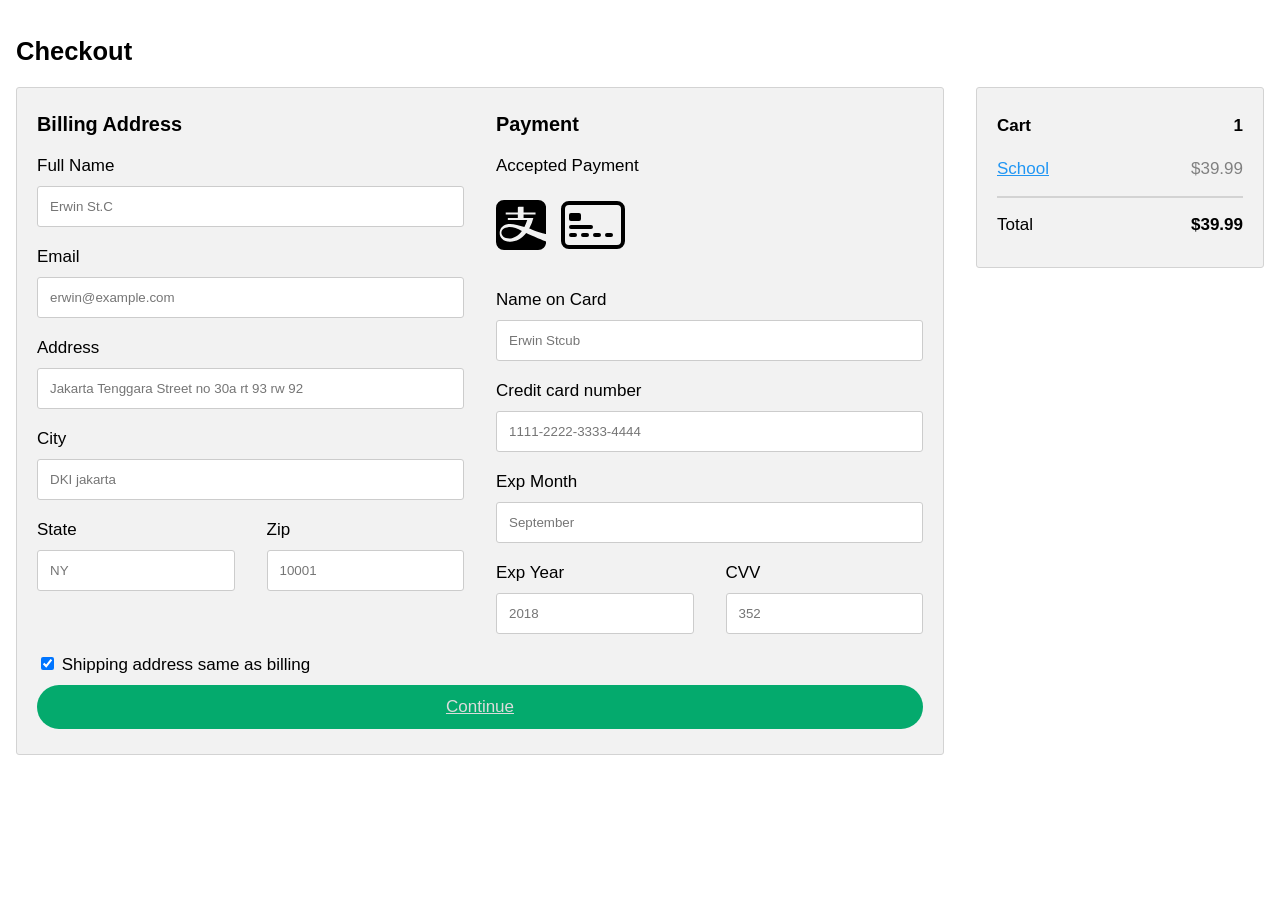
<file: UI after payment3.html>
<!DOCTYPE html>
<html lang="en">
<head>
    <meta charset="UTF-8">
    <meta http-equiv="X-UA-Compatible" content="IE=edge">
    <meta name="viewport" content="width=device-width, initial-scale=1.0">
    <title>Document</title>
    <style>
      body {
  font-family: Arial;
  font-size: 17px;
  padding: 8px;
}

* {
  box-sizing: border-box;
}

.row {
  display: -ms-flexbox; /* IE10 */
  display: flex;
  -ms-flex-wrap: wrap; /* IE10 */
  flex-wrap: wrap;
  margin: 0 -16px;
}

.col-25 {
  -ms-flex: 25%; /* IE10 */
  flex: 25%;
}

.col-50 {
  -ms-flex: 50%; /* IE10 */
  flex: 50%;
}

.col-75 {
  -ms-flex: 75%; /* IE10 */
  flex: 75%;
}

.col-25,
.col-50,
.col-75 {
  padding: 0 16px;
}

.container {
  background-color: #f2f2f2;
  padding: 5px 20px 15px 20px;
  border: 1px solid lightgrey;
  border-radius: 3px;
}

input[type=text] {
  width: 100%;
  margin-bottom: 20px;
  padding: 12px;
  border: 1px solid #ccc;
  border-radius: 3px;
}

label {
  margin-bottom: 10px;
  display: block;
}

.icon-container {
  margin-bottom: 20px;
  padding: 7px 0;
  font-size: 24px;
}

.btn {
  background-color: #04AA6D;
  color: white;
  padding: 12px;
  margin: 10px 0;
  border: none;
  width: 100%;
  border-radius: 3px;
  cursor: pointer;
  font-size: 17px;
  text-align: center;
  color: red;
  border-radius: 35px;
}

.btn a {
  color: gainsboro;
}

.btn:hover {
  background-color: #45a049;
}

a {
  color: #2196F3;
}

hr {
  border: 1px solid lightgrey;
}

span.price {
  float: right;
  color: grey;
}

/* Responsive layout - when the screen is less than 800px wide, make the two columns stack on top of each other instead of next to each other (also change the direction - make the "cart" column go on top) */
@media (max-width: 800px) {
  .row {
    flex-direction: column-reverse;
  }
  .col-25 {
    margin-bottom: 20px;
  }
}
        </style>
</head>
<body>

    <h2>Checkout</h2>
    <div class="row">
      <div class="col-75">
        <div class="container">
          <form action="/action_page.php">
          
            <div class="row">
              <div class="col-50">
                <h3>Billing Address</h3>
                <label for="fname"><i class="fa fa-user"></i> Full Name</label>
                <input type="text" id="fname" name="firstname" placeholder="Erwin St.C">
                <label for="email"><i class="fa fa-envelope"></i> Email</label>
                <input type="text" id="email" name="email" placeholder="erwin@example.com">
                <label for="adr"><i class="fa fa-address-card-o"></i> Address</label>
                <input type="text" id="adr" name="address" placeholder="Jakarta Tenggara Street no 30a rt 93 rw 92">
                <label for="city"><i class="fa fa-institution"></i> City</label>
                <input type="text" id="city" name="city" placeholder="DKI jakarta">
    
                <div class="row">
                  <div class="col-50">
                    <label for="state">State</label>
                    <input type="text" id="state" name="state" placeholder="NY">
                  </div>
                  <div class="col-50">
                    <label for="zip">Zip</label>
                    <input type="text" id="zip" name="zip" placeholder="10001">
                  </div>
                </div>
              </div>
    
              <div class="col-50">
                <h3>Payment</h3>
                <label for="fname">Accepted Payment</label>
                <div class="icon-container">
                    <svg xmlns="http://www.w3.org/2000/svg" width="50" height="64" fill="currentColor" class="bi bi-alipay" viewBox="0 0 16 16">
                        <path d="M2.541 0H13.5a2.55 2.55 0 0 1 2.54 2.563v8.297c-.006 0-.531-.046-2.978-.813-.412-.14-.916-.327-1.479-.536q-.456-.17-.957-.353a13 13 0 0 0 1.325-3.373H8.822V4.649h3.831v-.634h-3.83V2.121H7.26c-.274 0-.274.273-.274.273v1.621H3.11v.634h3.875v1.136h-3.2v.634H9.99c-.227.789-.532 1.53-.894 2.202-2.013-.67-4.161-1.212-5.51-.878-.864.214-1.42.597-1.746.998-1.499 1.84-.424 4.633 2.741 4.633 1.872 0 3.675-1.053 5.072-2.787 2.08 1.008 6.37 2.738 6.387 2.745v.105A2.55 2.55 0 0 1 13.5 16H2.541A2.55 2.55 0 0 1 0 13.437V2.563A2.55 2.55 0 0 1 2.541 0"/>
                        <path d="M2.309 9.27c-1.22 1.073-.49 3.034 1.978 3.034 1.434 0 2.868-.925 3.994-2.406-1.602-.789-2.959-1.353-4.425-1.207-.397.04-1.14.217-1.547.58Z"/>
                      </svg>
                      <svg xmlns="http://www.w3.org/2000/svg" width="80" height="64" fill="currentColor" class="bi bi-credit-card-2-front" viewBox="0 0 16 16">
                        <path d="M14 3a1 1 0 0 1 1 1v8a1 1 0 0 1-1 1H2a1 1 0 0 1-1-1V4a1 1 0 0 1 1-1zM2 2a2 2 0 0 0-2 2v8a2 2 0 0 0 2 2h12a2 2 0 0 0 2-2V4a2 2 0 0 0-2-2z"/>
                        <path d="M2 5.5a.5.5 0 0 1 .5-.5h2a.5.5 0 0 1 .5.5v1a.5.5 0 0 1-.5.5h-2a.5.5 0 0 1-.5-.5zm0 3a.5.5 0 0 1 .5-.5h5a.5.5 0 0 1 0 1h-5a.5.5 0 0 1-.5-.5m0 2a.5.5 0 0 1 .5-.5h1a.5.5 0 0 1 0 1h-1a.5.5 0 0 1-.5-.5m3 0a.5.5 0 0 1 .5-.5h1a.5.5 0 0 1 0 1h-1a.5.5 0 0 1-.5-.5m3 0a.5.5 0 0 1 .5-.5h1a.5.5 0 0 1 0 1h-1a.5.5 0 0 1-.5-.5m3 0a.5.5 0 0 1 .5-.5h1a.5.5 0 0 1 0 1h-1a.5.5 0 0 1-.5-.5"/>
                      </svg>
                  <i class="fa fa-cc-mastercard" style="color:red;"></i>
                  <i class="fa fa-cc-discover" style="color:orange;"></i>
                </div>
                <label for="cname">Name on Card</label>
                <input type="text" id="cname" name="cardname" placeholder="Erwin Stcub">
                <label for="ccnum">Credit card number</label>
                <input type="text" id="ccnum" name="cardnumber" placeholder="1111-2222-3333-4444">
                <label for="expmonth">Exp Month</label>
                <input type="text" id="expmonth" name="expmonth" placeholder="September">
                <div class="row">
                  <div class="col-50">
                    <label for="expyear">Exp Year</label>
                    <input type="text" id="expyear" name="expyear" placeholder="2018">
                  </div>
                  <div class="col-50">
                    <label for="cvv">CVV</label>
                    <input type="text" id="cvv" name="cvv" placeholder="352">
                  </div>
                </div>
              </div>
              
            </div>
            <label>
              <input type="checkbox" checked="checked" name="sameadr"> Shipping address same as billing
            </label>
            <div class="btn">
              <a href="./Thank You.html">Continue</a>
            </div>
          </form>
        </div>
      </div>
      <div class="col-25">
        <div class="container">
          <h4>Cart <span class="price" style="color:black"><i class="fa fa-shopping-cart"></i> <b>1</b></span></h4>
          <p><a href="./index.html">School</a> <span class="price">$39.99</span></p>
          <hr>
          <p>Total <span class="price" style="color:black"><b>$39.99</b></span></p>
        </div>
      </div>
    </div>
    
</body>
</html>
</file>
